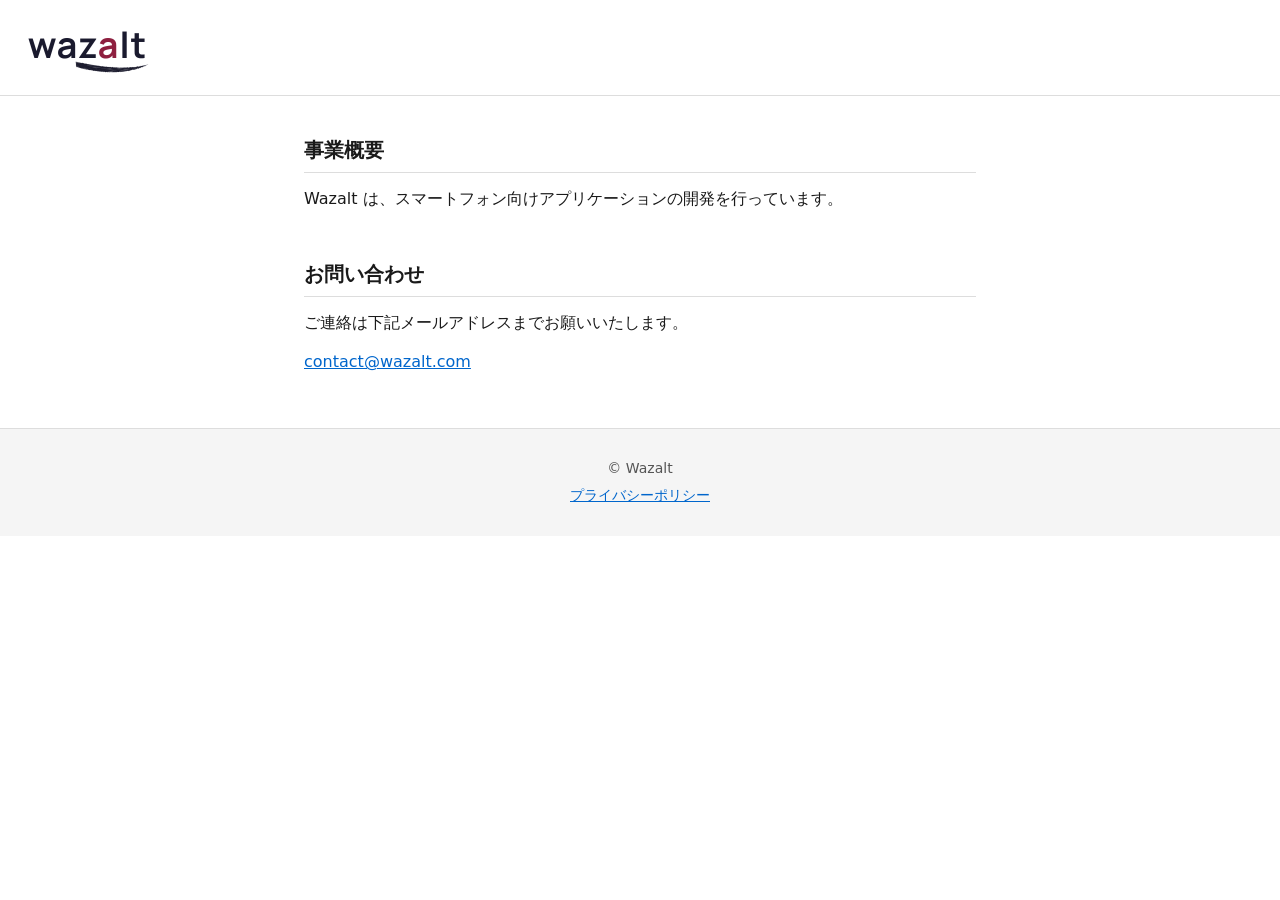
<file: index.html>
<!DOCTYPE html>
<html lang="ja">
<head>
  <meta charset="UTF-8">
  <meta name="viewport" content="width=device-width, initial-scale=1">
  <title>Wazalt</title>
  <meta name="description" content="Wazalt は、スマートフォン向けアプリケーションの開発を行っています。">
  <link rel="icon" href="/assets/favicon.ico" sizes="any">
  <link rel="stylesheet" href="/css/style.css">
</head>
<body>
  <header class="site-header">
    <p class="site-name"><a href="/"><img src="/assets/wazalt-logo-light-512px.png" alt="Wazalt" class="site-logo" height="60"></a></p>
  </header>

  <main>
    <section>
      <h2>事業概要</h2>
      <p>Wazalt は、スマートフォン向けアプリケーションの開発を行っています。</p>
    </section>

    <section>
      <h2>お問い合わせ</h2>
      <p>ご連絡は下記メールアドレスまでお願いいたします。</p>
      <p id="contact-mail">
        <noscript>contact［at］wazalt［dot］com（［at］→@、［dot］→.）</noscript>
      </p>
      <script src="/js/mail.js"></script>
    </section>
  </main>

  <footer class="site-footer">
    <p>© Wazalt</p>
    <p><a href="/privacy/">プライバシーポリシー</a></p>
  </footer>
</body>
</html>
</file>
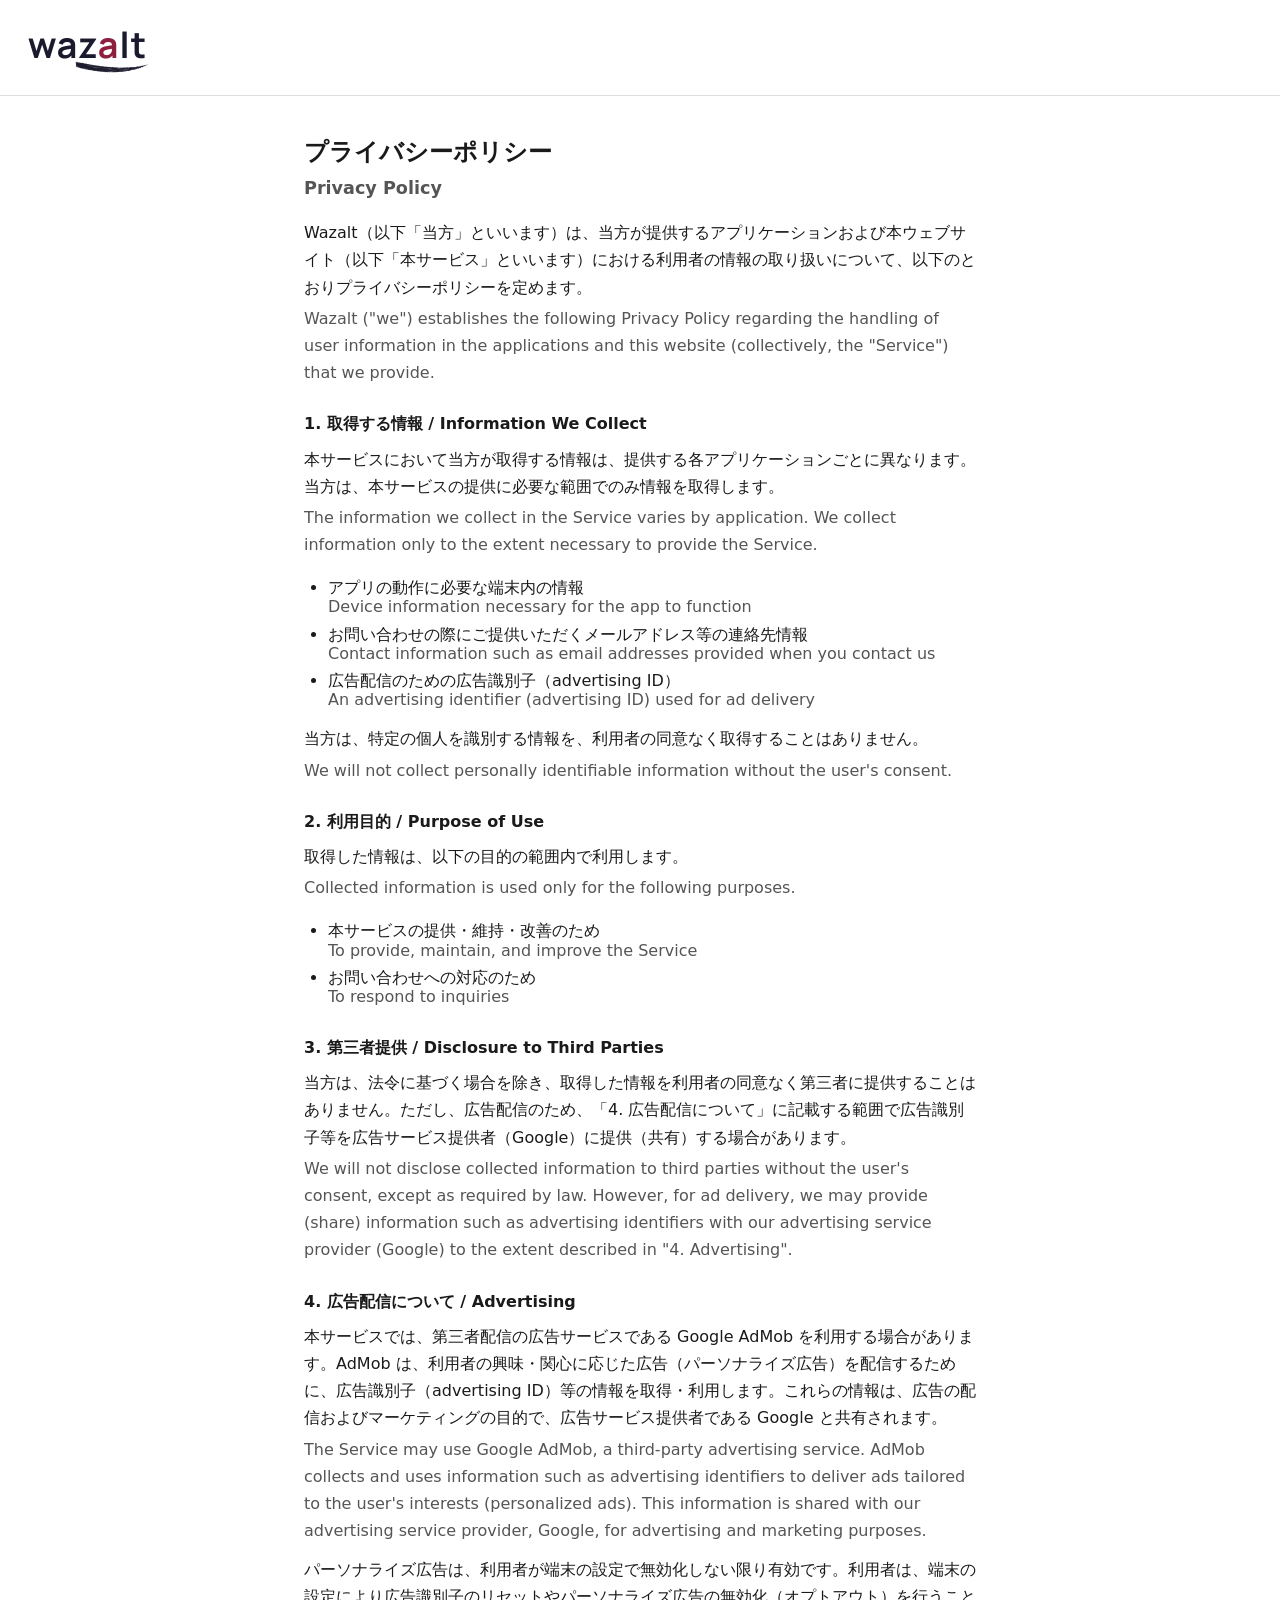
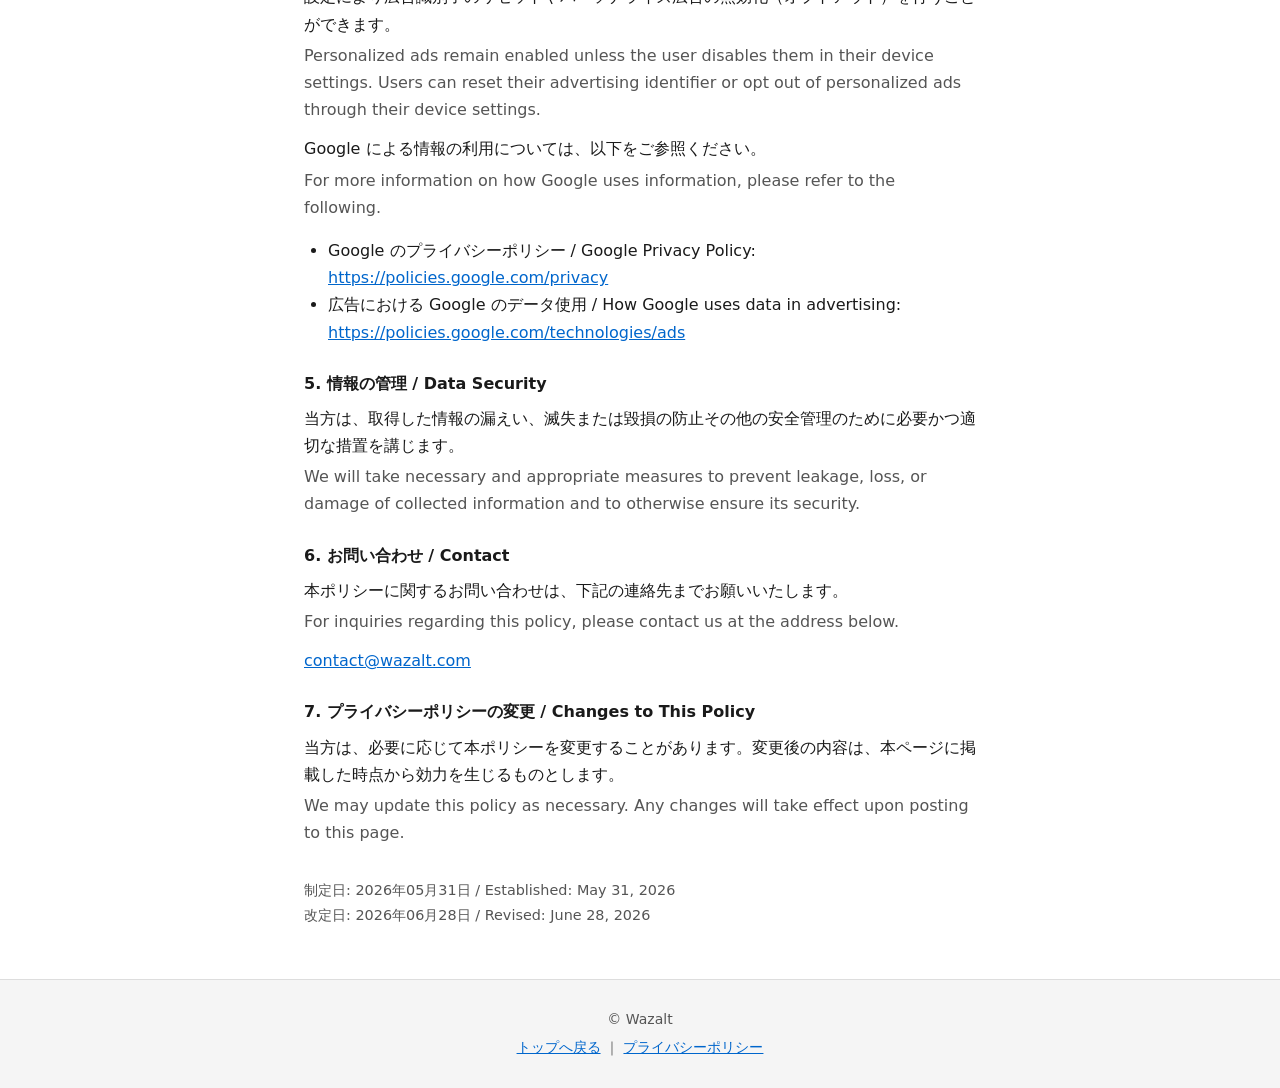
<file: privacy/index.html>
<!DOCTYPE html>
<html lang="ja">
<head>
  <meta charset="UTF-8">
  <meta name="viewport" content="width=device-width, initial-scale=1">
  <title>プライバシーポリシー / Privacy Policy | Wazalt</title>
  <meta name="description" content="Wazalt のプライバシーポリシーです。 / Privacy Policy of Wazalt.">
  <link rel="icon" href="/assets/favicon.ico" sizes="any">
  <link rel="stylesheet" href="/css/style.css">
</head>
<body>
  <header class="site-header">
    <p class="site-name"><a href="/"><img src="/assets/wazalt-logo-light-512px.png" alt="Wazalt" class="site-logo" height="60"></a></p>
  </header>

  <main>
    <h1>プライバシーポリシー<br><span class="h1-en">Privacy Policy</span></h1>

    <div class="privacy-content">
      <p>Wazalt（以下「当方」といいます）は、当方が提供するアプリケーションおよび本ウェブサイト（以下「本サービス」といいます）における利用者の情報の取り扱いについて、以下のとおりプライバシーポリシーを定めます。</p>
      <p class="en">Wazalt ("we") establishes the following Privacy Policy regarding the handling of user information in the applications and this website (collectively, the "Service") that we provide.</p>

      <h3>1. 取得する情報 / Information We Collect</h3>
      <p>本サービスにおいて当方が取得する情報は、提供する各アプリケーションごとに異なります。当方は、本サービスの提供に必要な範囲でのみ情報を取得します。</p>
      <p class="en">The information we collect in the Service varies by application. We collect information only to the extent necessary to provide the Service.</p>
      <ul>
        <li>アプリの動作に必要な端末内の情報<br><span class="en">Device information necessary for the app to function</span></li>
        <li>お問い合わせの際にご提供いただくメールアドレス等の連絡先情報<br><span class="en">Contact information such as email addresses provided when you contact us</span></li>
        <li>広告配信のための広告識別子（advertising ID）<br><span class="en">An advertising identifier (advertising ID) used for ad delivery</span></li>
      </ul>
      <p>当方は、特定の個人を識別する情報を、利用者の同意なく取得することはありません。</p>
      <p class="en">We will not collect personally identifiable information without the user's consent.</p>

      <h3>2. 利用目的 / Purpose of Use</h3>
      <p>取得した情報は、以下の目的の範囲内で利用します。</p>
      <p class="en">Collected information is used only for the following purposes.</p>
      <ul>
        <li>本サービスの提供・維持・改善のため<br><span class="en">To provide, maintain, and improve the Service</span></li>
        <li>お問い合わせへの対応のため<br><span class="en">To respond to inquiries</span></li>
      </ul>

      <h3>3. 第三者提供 / Disclosure to Third Parties</h3>
      <p>当方は、法令に基づく場合を除き、取得した情報を利用者の同意なく第三者に提供することはありません。ただし、広告配信のため、「4. 広告配信について」に記載する範囲で広告識別子等を広告サービス提供者（Google）に提供（共有）する場合があります。</p>
      <p class="en">We will not disclose collected information to third parties without the user's consent, except as required by law. However, for ad delivery, we may provide (share) information such as advertising identifiers with our advertising service provider (Google) to the extent described in "4. Advertising".</p>

      <h3>4. 広告配信について / Advertising</h3>
      <p>本サービスでは、第三者配信の広告サービスである Google AdMob を利用する場合があります。AdMob は、利用者の興味・関心に応じた広告（パーソナライズ広告）を配信するために、広告識別子（advertising ID）等の情報を取得・利用します。これらの情報は、広告の配信およびマーケティングの目的で、広告サービス提供者である Google と共有されます。</p>
      <p class="en">The Service may use Google AdMob, a third-party advertising service. AdMob collects and uses information such as advertising identifiers to deliver ads tailored to the user's interests (personalized ads). This information is shared with our advertising service provider, Google, for advertising and marketing purposes.</p>
      <p>パーソナライズ広告は、利用者が端末の設定で無効化しない限り有効です。利用者は、端末の設定により広告識別子のリセットやパーソナライズ広告の無効化（オプトアウト）を行うことができます。</p>
      <p class="en">Personalized ads remain enabled unless the user disables them in their device settings. Users can reset their advertising identifier or opt out of personalized ads through their device settings.</p>
      <p>Google による情報の利用については、以下をご参照ください。</p>
      <p class="en">For more information on how Google uses information, please refer to the following.</p>
      <ul>
        <li>Google のプライバシーポリシー / Google Privacy Policy: <a href="https://policies.google.com/privacy">https://policies.google.com/privacy</a></li>
        <li>広告における Google のデータ使用 / How Google uses data in advertising: <a href="https://policies.google.com/technologies/ads">https://policies.google.com/technologies/ads</a></li>
      </ul>

      <h3>5. 情報の管理 / Data Security</h3>
      <p>当方は、取得した情報の漏えい、滅失または毀損の防止その他の安全管理のために必要かつ適切な措置を講じます。</p>
      <p class="en">We will take necessary and appropriate measures to prevent leakage, loss, or damage of collected information and to otherwise ensure its security.</p>

      <h3>6. お問い合わせ / Contact</h3>
      <p>本ポリシーに関するお問い合わせは、下記の連絡先までお願いいたします。</p>
      <p class="en">For inquiries regarding this policy, please contact us at the address below.</p>
      <p id="contact-mail">
        <noscript>contact［at］wazalt［dot］com（［at］→@、［dot］→.）</noscript>
      </p>
      <script src="/js/mail.js"></script>

      <h3>7. プライバシーポリシーの変更 / Changes to This Policy</h3>
      <p>当方は、必要に応じて本ポリシーを変更することがあります。変更後の内容は、本ページに掲載した時点から効力を生じるものとします。</p>
      <p class="en">We may update this policy as necessary. Any changes will take effect upon posting to this page.</p>
    </div>

    <p class="privacy-effective">制定日: 2026年05月31日 / Established: May 31, 2026<br>改定日: 2026年06月28日 / Revised: June 28, 2026</p>
  </main>

  <footer class="site-footer">
    <p>© Wazalt</p>
    <p><a href="/">トップへ戻る</a> ｜ <a href="/privacy/">プライバシーポリシー</a></p>
  </footer>
</body>
</html>
</file>
<file: css/style.css>
*, *::before, *::after {
  box-sizing: border-box;
}

body {
  margin: 0;
  padding: 0;
  font-family: system-ui, -apple-system, "Hiragino Kaku Gothic ProN", "Noto Sans JP", sans-serif;
  font-size: 16px;
  line-height: 1.7;
  color: #1A1A1A;
  background-color: #FFFFFF;
}

a {
  color: #0066CC;
  text-decoration: underline;
}

a:hover,
a:focus {
  text-decoration: none;
  outline: 2px solid #0066CC;
  outline-offset: 2px;
}

/* Header */
.site-header {
  border-bottom: 1px solid #DDDDDD;
  padding: 16px 24px;
}

.site-header .site-name {
  font-size: 1.25rem;
  font-weight: bold;
  margin: 0;
  line-height: 1;
}

.site-header .site-name a {
  color: #1A1A1A;
  text-decoration: none;
  display: inline-block;
}

.site-header .site-name a:hover,
.site-header .site-name a:focus {
  text-decoration: none;
  outline: 2px solid #0066CC;
  outline-offset: 2px;
}

.site-logo {
  height: 60px;
  width: auto;
  display: block;
}

/* Main */
main {
  max-width: 720px;
  margin: 0 auto;
  padding: 40px 24px;
}

section {
  margin-bottom: 48px;
}

section:last-child {
  margin-bottom: 0;
}

h1, h2 {
  line-height: 1.4;
}

h1 {
  font-size: 1.5rem;
  margin-top: 0;
  margin-bottom: 16px;
}

h2 {
  font-size: 1.25rem;
  margin-top: 0;
  margin-bottom: 12px;
  padding-bottom: 8px;
  border-bottom: 1px solid #DDDDDD;
}

h3 {
  font-size: 1.1rem;
  margin-top: 24px;
  margin-bottom: 8px;
}

p {
  margin-top: 0;
  margin-bottom: 12px;
}

/* Footer */
.site-footer {
  background-color: #F5F5F5;
  border-top: 1px solid #DDDDDD;
  padding: 24px;
  text-align: center;
  font-size: 0.875rem;
  color: #555555;
}

.site-footer p {
  margin: 4px 0;
}

.site-footer a {
  color: #0066CC;
}

/* Contact mail */
#contact-mail a {
  color: #0066CC;
  text-decoration: underline;
}

/* Privacy policy */
.privacy-content h3 {
  font-size: 1rem;
}

.h1-en {
  font-size: 1.1rem;
  font-weight: bold;
  color: #555555;
}

.en {
  color: #555555;
  margin-top: -8px;
}

.privacy-content li .en {
  color: #555555;
  display: block;
}

.privacy-content ul {
  padding-left: 1.5em;
  margin-bottom: 12px;
}

.privacy-effective {
  color: #555555;
  font-size: 0.9rem;
  margin-top: 32px;
}

/* Responsive */
@media (max-width: 600px) {
  main {
    padding: 24px 16px;
  }

  .site-header {
    padding: 12px 16px;
  }

  .site-footer {
    padding: 16px;
  }
}
</file>
